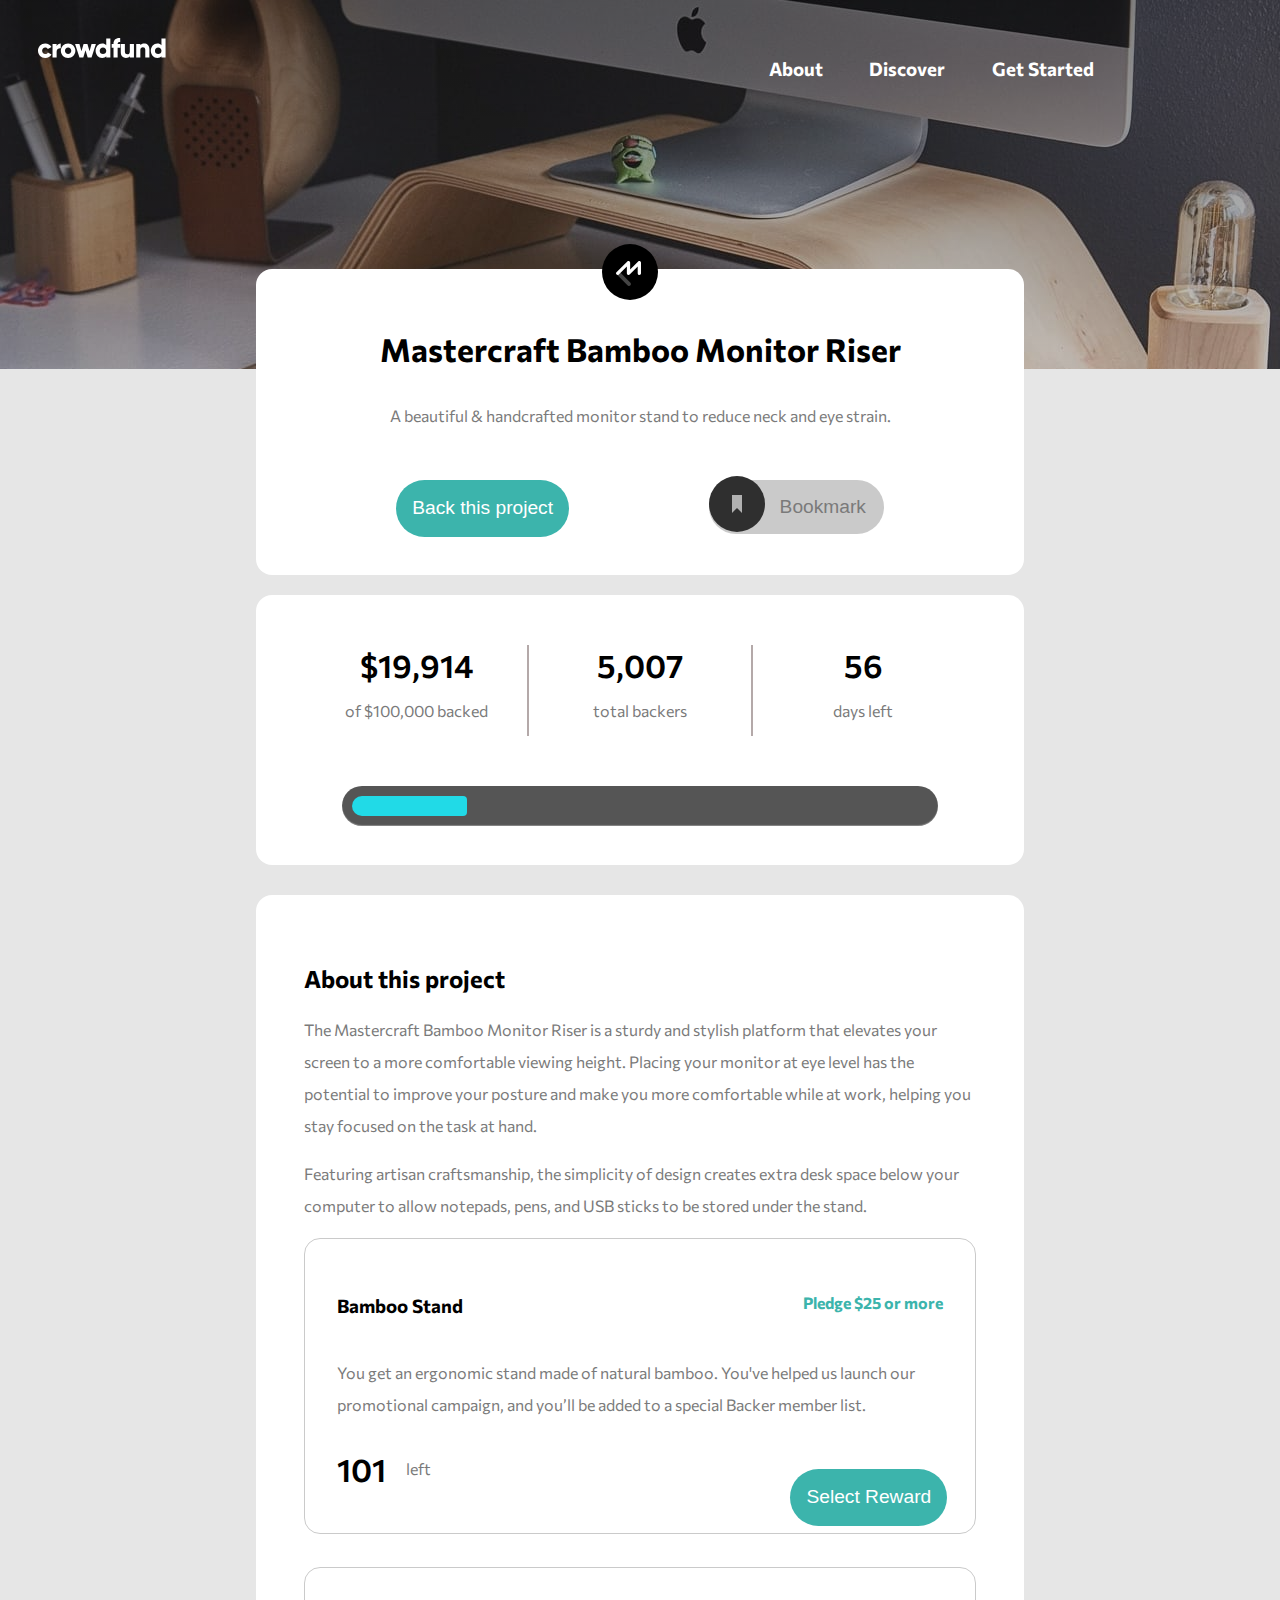
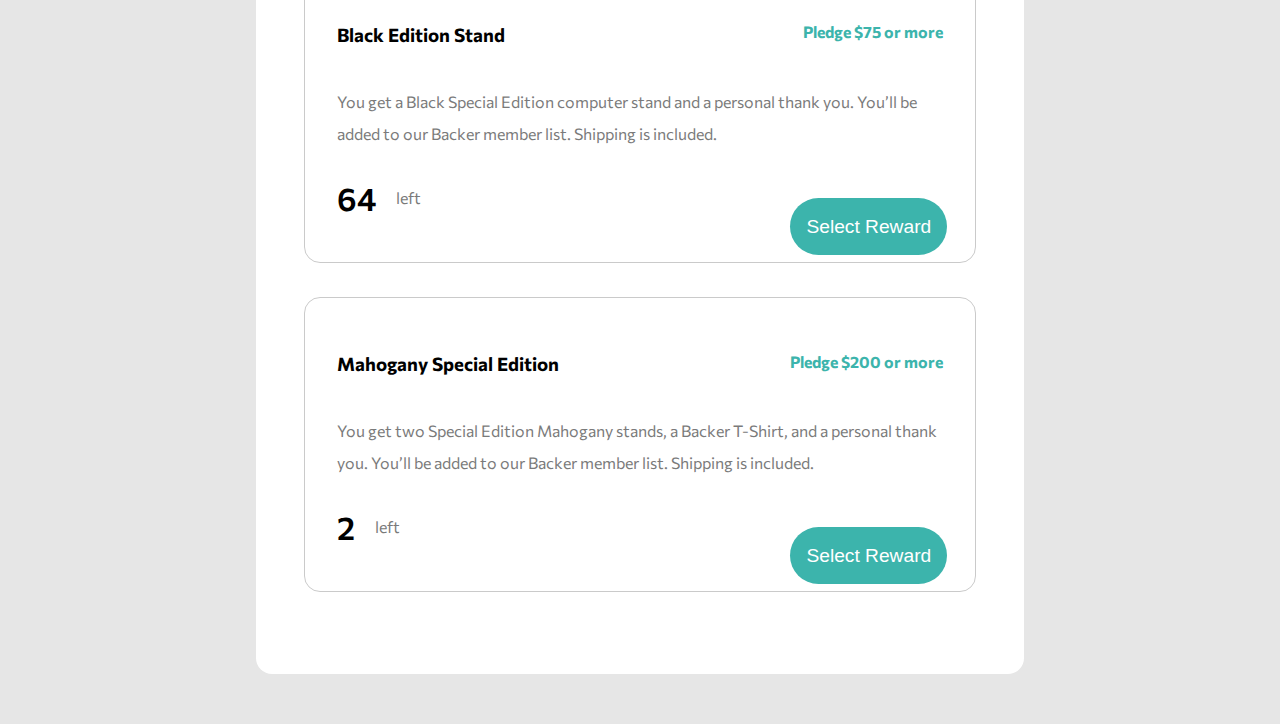
<file: index.html>
<!DOCTYPE html>
<html lang="en">
  <head>
    <meta charset="UTF-8" />
    <meta
      name="viewport"
      content="width=device-width, initial-scale=1.0, maximum-scale=1"
    />

    <link
      rel="icon"
      type="image/png"
      sizes="32x32"
      href="./images/favicon-32x32.png"
    />
    <link rel="preconnect" href="https://fonts.gstatic.com" />
    <link
      href="https://fonts.googleapis.com/css2?family=Commissioner&display=swap"
      rel="stylesheet"
    />
    <link rel="stylesheet" href="./styles/style.css" />
    <script defer src="index.js"></script>
    <title>Frontend Mentor | Crowdfunding product page</title>

    <style>
      .attribution {
        font-size: 11px;
        text-align: center;
      }
      .attribution a {
        color: hsl(228, 45%, 44%);
      }
    </style>
  </head>
  <body>
    <nav id="nav">
      <img src="crowdfunding-product-page-main/images/logo.svg" alt="" />
      <div class="links">
        <h3>About</h3>
        <h3>Discover</h3>
        <h3>Get Started</h3>
      </div>
      <img class="mobile-burger" src="images/icon-hamburger.svg" alt="" />
      <div class="mobile-links">
        <h3>About</h3>
        <h3>Discover</h3>
        <h3>Get Started</h3>
      </div>
    </nav>

    <section class="section-one">
      <div class="img-wrap">
        <img
          src="crowdfunding-product-page-main/images/logo-mastercraft.svg"
          alt=""
        />
      </div>
      <h1>Mastercraft Bamboo Monitor Riser</h1>
      <p>
        A beautiful & handcrafted monitor stand to reduce neck and eye strain.
      </p>

      <div class="bottom-buttons">
        <button class="button">Back this project</button>
        <div class="bookmark-wrap">
          <button class="bookmark-button">
            <div class="circle">
              <img
                id="bookmark-img"
                src="crowdfunding-product-page-main/images/icon-bookmark.svg"
                alt=""
              />
            </div>
            <p id="bookmark">Bookmark</p>
          </button>
        </div>
      </div>
    </section>

    <section class="section-two">
      <div class="num-wrap">
        <div class="num-component">
          <span id="money-raised">$19,914</span>
          <p>of $100,000 backed</p>
        </div>
        <div class="num-component">
          <span id="backers"> 5,007</span>
          <p>total backers</p>
        </div>
        <div class="num-component">
          <span> 56</span>
          <p>days left</p>
        </div>
      </div>

      <div class="meter">
        <span class="progress" style="width: 50%"></span>
      </div>
    </section>

    <section class="section-three">
      <div class="about">
        <h2 class="about-header">About this project</h2>
        <p class="details">
          The Mastercraft Bamboo Monitor Riser is a sturdy and stylish platform
          that elevates your screen to a more comfortable viewing height.
          Placing your monitor at eye level has the potential to improve your
          posture and make you more comfortable while at work, helping you stay
          focused on the task at hand.
        </p>
        <p class="details">
          Featuring artisan craftsmanship, the simplicity of design creates
          extra desk space below your computer to allow notepads, pens, and USB
          sticks to be stored under the stand.
        </p>
      </div>

      <div class="pledge-wrap">
        <div class="pledge">
          <div class="pledge-nav">
            <h3>Bamboo Stand</h3>
            <h3>Pledge $25 or more</h3>
          </div>
          <p class="details">
            You get an ergonomic stand made of natural bamboo. You've helped us
            launch our promotional campaign, and you’ll be added to a special
            Backer member list.
          </p>
          <div class="pledge-bottom">
            <span id="bamboo-left"> 101</span>
            <p>left</p>
            <a href="#bamboo-card">
              <button class="button">Select Reward</button></a
            >
          </div>
        </div>

        <div class="pledge">
          <div class="pledge-nav">
            <h3>Black Edition Stand</h3>
            <h3>Pledge $75 or more</h3>
          </div>
          <p class="details">
            You get a Black Special Edition computer stand and a personal thank
            you. You’ll be added to our Backer member list. Shipping is
            included.
          </p>
          <div class="pledge-bottom">
            <span id="black-left"> 64 </span>
            <p>left</p>
            <a href="#black-card"
              ><button class="button">Select Reward</button></a
            >
          </div>
        </div>

        <div class="pledge">
          <div class="pledge-nav">
            <h3>Mahogany Special Edition</h3>
            <h3>Pledge $200 or more</h3>
          </div>
          <p class="details">
            You get two Special Edition Mahogany stands, a Backer T-Shirt, and a
            personal thank you. You’ll be added to our Backer member list.
            Shipping is included.
          </p>
          <div class="pledge-bottom">
            <span id="mahogany-left"> 2</span>
            <p>left</p>
            <a href="#mahogany-card">
              <button class="button">Select Reward</button></a >
          </div>
        </div>
      </div>
    </section>

    <!-- Selection modal start -->
    <div class="outside"></div>

    <section class="pledge-popup">
      <img
        class="close-popup"
        src="crowdfunding-product-page-main/images/icon-close-modal.svg"
        alt=""
      />
      <h2>Back this project</h2>
      <p>
        Want to support us in bringing Mastercraft Bamboo Monitor Riser out in
        the world?
      </p>

      <section class="pledge-popup-card-section">
        <div class="pledge-popup-card">
          <h3 class="input-title">
            <input type="radio" name="pledge" /> Pledge with no reward
          </h3>
          <p class="details">
            Choose to support us without a reward if you simply believe in our
            project. As a backer, you will be signed up to receive product
            updates via email.
          </p>
        </div>

        <div id="bamboo-card" class="pledge-popup-card">
          <div class="popup-nav">
            <h3 class="input-title">
              <input type="radio" name="pledge" /> Bamboo Stand
            </h3>
            <h3>Pledge $25 or more</h3>
            <span class="bamboo-left" id="bamboo-left">101 </span>
            <p class="details"></p>
          </div>
          <p class="details">
            You get an ergonomic stand made of natural bamboo. You've helped us
            launch our promotional campaign, and you’ll be added to a special
            Backer member list.
          </p>
          <span class="mobile-pledge-left bamboo-left" id="bamboo-left"
            >101
            <p class="details">left</p>
          </span>
        </div>

        <div id="black-card" class="pledge-popup-card">
          <div class="popup-nav">
            <h3 class="input-title">
              <input type="radio" name="pledge" /> Black Edition Stand
            </h3>
            <h3>Pledge $75 or more</h3>
            <span class="black-left" id="black-left">
              64
              <p class="details">left</p></span>
          </div>
          <p class="details">
            You get a Black Special Edition computer stand and a personal thank
            you. You’ll be added to our Backer member list. Shipping is
            included.
          </p>
          <span class="mobile-pledge-left black-left" id="black-left">
            64
            <p class="details">left</p></span>
        </div>

        <div id="mahogany-card" class="pledge-popup-card">
          <div class="popup-nav">
            <h3 class="input-title">
              <input type="radio" name="pledge" /> Mahogany Special Edition
            </h3>
            <h3>Pledge $200 or more</h3>
            <span class="mahogany-left" id="mahogany-left">
              2
              <p class="details">left</p>
            </span>
          </div>
          <p class="details">
            You get two Special Edition Mahogany stands, a Backer T-Shirt, and a
            personal thank you. You’ll be added to our Backer member list.
            Shipping is included.
          </p>
          <span class="mobile-pledge-left mahogany-left" id="mahogany-left">
            2
            <p class="details">left</p>
          </span>
        </div>
      </section>
    </section>

    <section class="thanks-popup">
      <div class="thanks-content">
        <img
          src="crowdfunding-product-page-main/images/icon-check.svg"
          alt=""
        />
        <h1>Thanks for your support!</h1>
        <p>
          Your pledge brings us one step closer to sharing Mastercraft Bamboo
          Monitor Riser worldwide. You will get an email once our campaign is
          completed.
        </p>
        <a href="#nav"><button class="gotit">Got it!</button></a>
      </div>
    </section>
  </body>
</html>
</file>
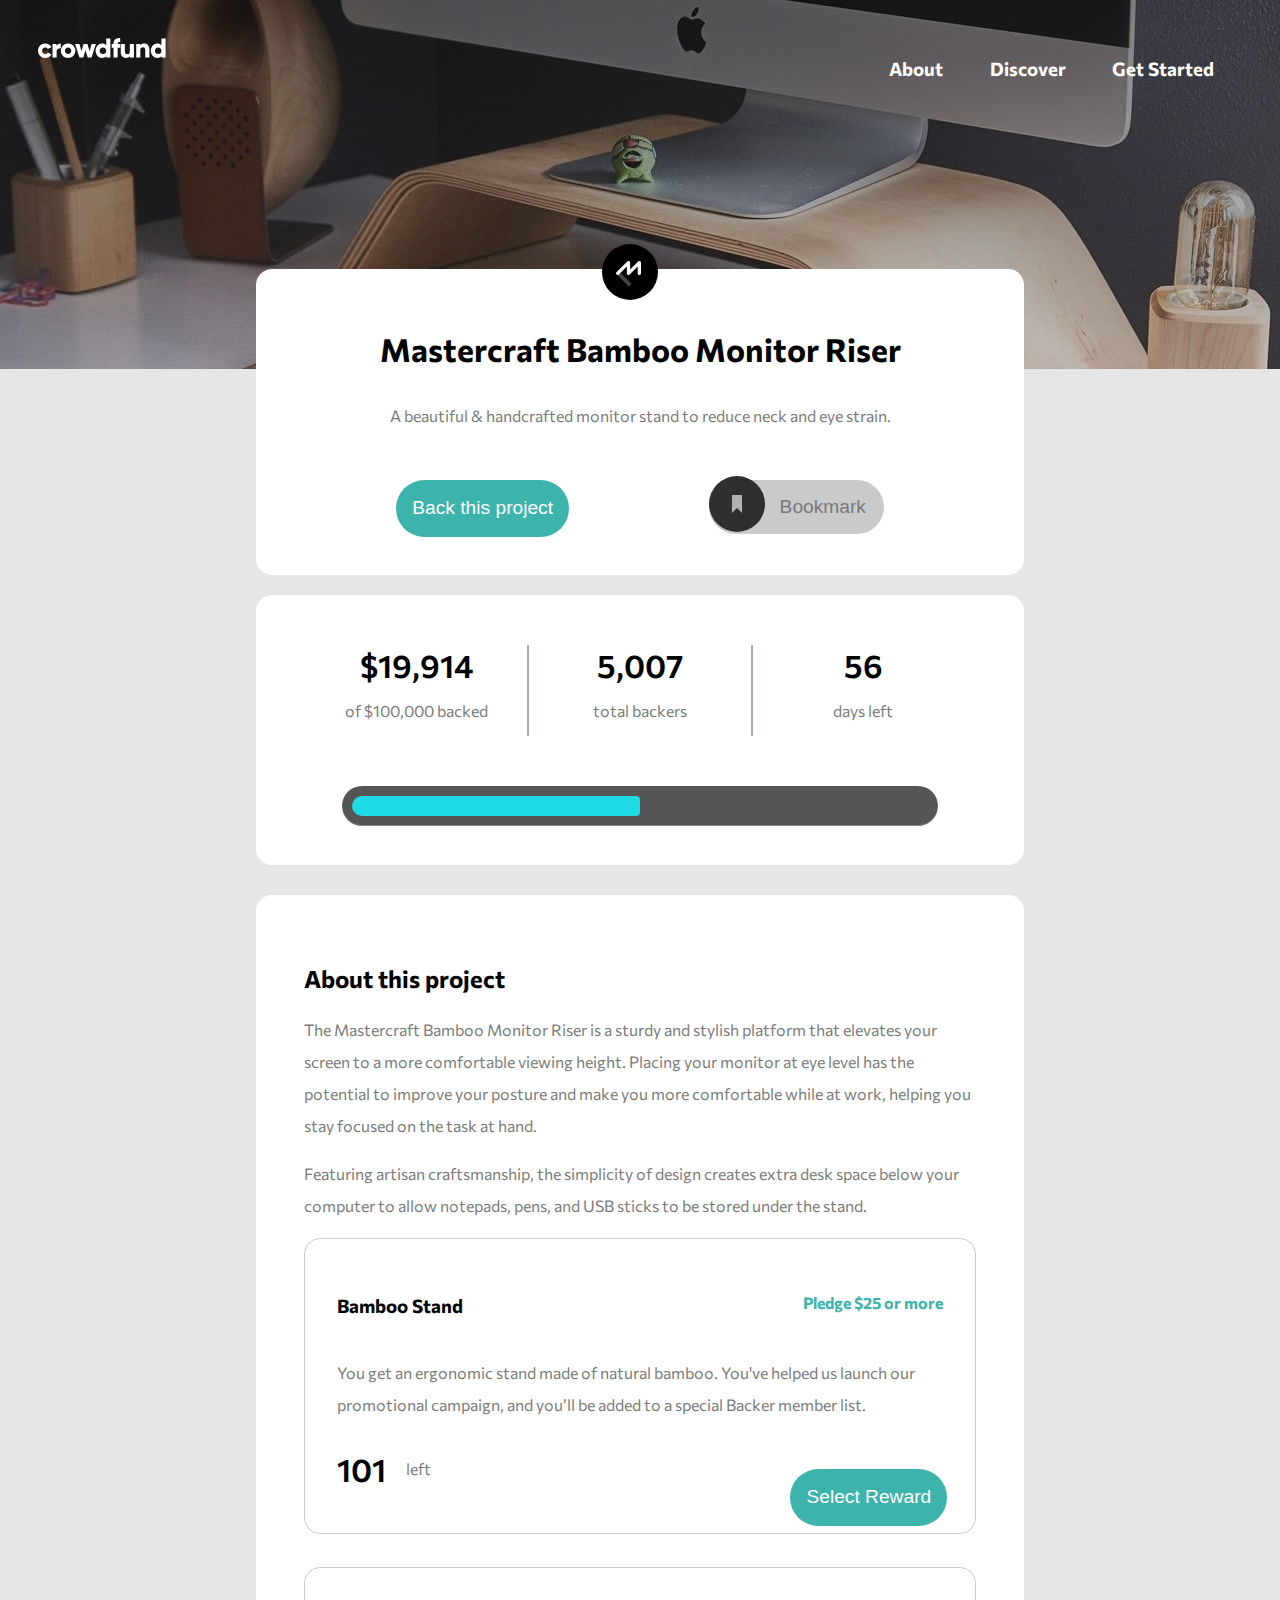
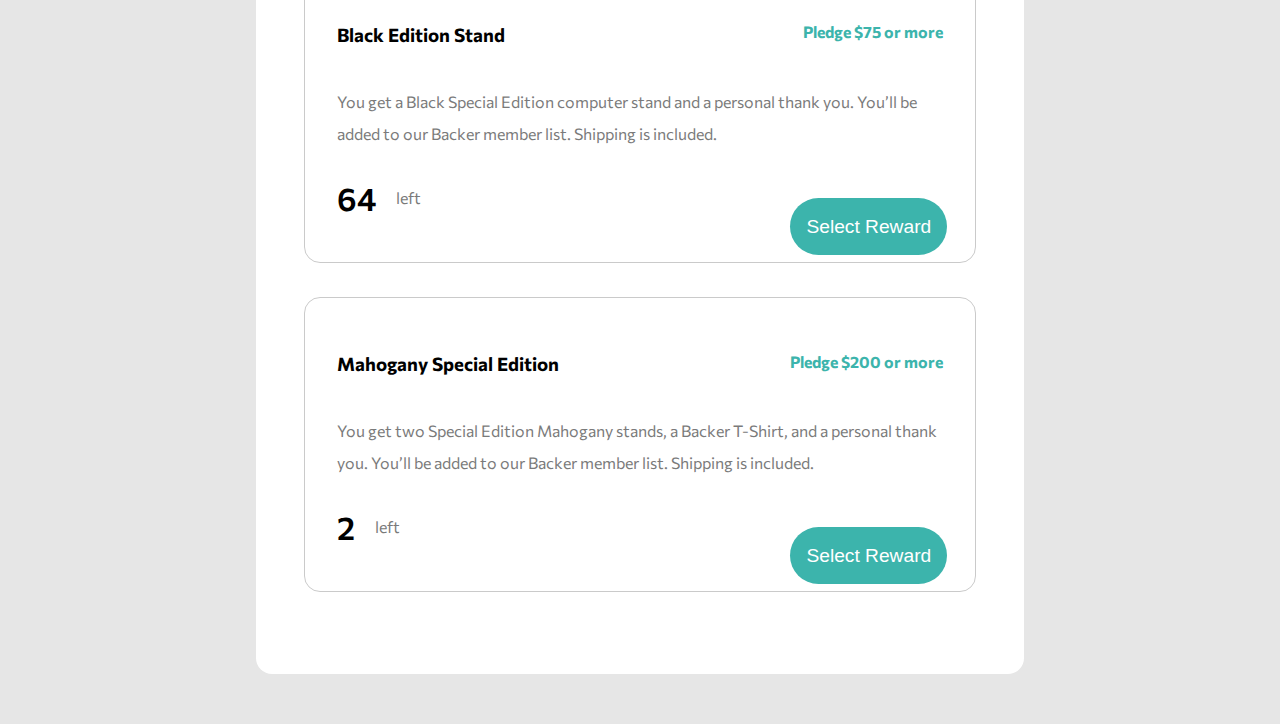
<file: crowdfunding-product-page-main/index.html>
<!DOCTYPE html>
<html lang="en">
<head>
  <meta charset="UTF-8">
  <meta name="viewport" content="width=device-width, initial-scale=1.0"> <!-- displays site properly based on user's device -->

  <link rel="icon" type="image/png" sizes="32x32" href="./images/favicon-32x32.png">
  <link rel="preconnect" href="https://fonts.gstatic.com">
<link href="https://fonts.googleapis.com/css2?family=Commissioner&display=swap" rel="stylesheet">
  <link rel="stylesheet" href="./styles/style.css">
  <script defer src="index.js"></script>
  <title>Frontend Mentor | Crowdfunding product page</title>

  <!-- Feel free to remove these styles or customise in your own stylesheet 👍 -->
  <style>
    .attribution { font-size: 11px; text-align: center; }
    .attribution a { color: hsl(228, 45%, 44%); }
  </style>
</head>
<body>

  <nav id="nav">
    <img src="/crowdfunding-product-page-main/images/logo.svg" alt="">
  <div class="links">
    <h3>About</h3>
    <h3>Discover</h3>
    <h3>Get Started</h3>
  </div>
</nav>

<section class="section-one">
  <div class="img-wrap">
  <img src="/crowdfunding-product-page-main/images/logo-mastercraft.svg" alt="">
</div>
<h1>  Mastercraft Bamboo Monitor Riser</h1>
  <p>A beautiful & handcrafted monitor stand to reduce neck and eye strain.</p>

 <div class="bottom-buttons">
    <button class="button">Back this project</button>
    <div class="bookmark-wrap">
    <button class="bookmark-button"> 
      <div class="cirle">
        <img  src="/crowdfunding-product-page-main/images/icon-bookmark.svg" alt="">
            </div>
        <p id="bookmark">   Bookmark </p>
    </button> 
    </div>
 </div>
</section>

 <section class="section-two">

   <div class="num-wrap">
     <div class="num-component"><span id="money-raised">$19,914</span><p> of $100,000 backed</p></div>
  <div class="num-component">  <span id="backers">  5,007</span> <p>total backers</p></div>
  <div class="num-component">   <span> 56</span> <p>days left</p></div>
   </div>
   
    <div class="meter">
<span class="progress" style="width: 50%;"></span>
   </div>
 </section>


 <section class="section-three">
   <div class="about">
     <h2 class="about-header"> About this project</h2>
    
      <p class="details">
        The Mastercraft Bamboo Monitor Riser is a sturdy and stylish platform that elevates your screen 
        to a more comfortable viewing height. Placing your monitor at eye level has the potential to improve 
        your posture and make you more comfortable while at work, helping you stay focused on the task at hand.
      </p>
    
     <p class="details">
        Featuring artisan craftsmanship, the simplicity of design creates extra desk space below your computer 
        to allow notepads, pens, and USB sticks to be stored under the stand.
     </p>
   </div>
    
   <div class="pledge-wrap">
     <div class="pledge">
      <div class="pledge-nav">
          <h3>Bamboo Stand</h3>
        <h3>  Pledge $25 or more</h3>
      </div>
       <p class="details">
          You get an ergonomic stand made of natural bamboo. You've helped us launch our promotional campaign, and 
          you’ll be added to a special Backer member list.
       </p>
       <div class="pledge-bottom">
       <span id="bamboo-left"> 101</span> <p>left</p>
      <a href="#bamboo-card"> <button  class="button"> Select Reward</button></a>
       </div>
     </div>
    
     <div class="pledge">
       <div class="pledge-nav">
          <h3>Black Edition Stand</h3>
         <h3> Pledge $75 or more</h3>
       </div>
        <p class="details">
          You get a Black Special Edition computer stand and a personal thank you. You’ll be added to our Backer 
          member list. Shipping is included.
        </p>
      <div class="pledge-bottom">
         <span id="black-left"> 64 </span><p>left</p>
       <a href="#black-card"><button class="button">   Select Reward</button></a>
      </div>
     </div>
    
    <div class="pledge">
      <div class="pledge-nav">
         <h3> Mahogany Special Edition</h3>
         <h3> Pledge $200 or more</h3>
      </div>
      <p class="details">
          You get two Special Edition Mahogany stands, a Backer T-Shirt, and a personal thank you. You’ll be added 
          to our Backer member list. Shipping is included.
      </p>
     <div class="pledge-bottom">
        <span id="mahogany-left"> 2</span> <p>left</p>
       <a href="#mahogany-card"> <button class="button"> Select Reward</button></a>
     </div>
    </div>

   </div>
 </section>

  <!-- Selection modal start -->


 <section class="pledge-popup">
  
    <img class="close-popup" src="/crowdfunding-product-page-main/images/icon-close-modal.svg" alt="">
   <h2> Back this project</h2>
   <p> Want to support us in bringing Mastercraft Bamboo Monitor Riser out in the world?</p>
  
   <section class="pledge-popup-card-section">
     
     <div class="pledge-popup-card">
       <h3 class="input-title">  <input type="radio" name="pledge"> Pledge with no reward</h3>
        <p class="details">
          Choose to support us without a reward if you simply believe in our project. As a backer, 
          you will be signed up to receive product updates via email.
        </p>
     </div>
    
      <div id="bamboo-card" class="pledge-popup-card">
     <div class="popup-nav">
        <h3 class="input-title"> <input type="radio" name="pledge"> Bamboo Stand</h3>
        <h3>  Pledge $25 or more</h3>
        <span id="bamboo-left">101 <p class="details">left</p> </span> 
     </div>
     <p class="details">
          You get an ergonomic stand made of natural bamboo. You've helped us launch our promotional campaign, and
          you’ll be added to a special Backer member list.
     </p>
      
      </div>
  
    <div id="black-card" class="pledge-popup-card">
     <div class="popup-nav">
        <h3 class="input-title"> <input type="radio" name="pledge"> Black Edition Stand</h3>
          <h3>Pledge $75 or more</h3>
          <span id="black-left"> 64 <p class="details">left</p></span> 
     </div>
       <p class="details">
          You get a Black Special Edition computer stand and a personal thank you. You’ll be added to our Backer
          member list. Shipping is included.
       </p>
     
       </div>
    
     <div id="mahogany-card" class="pledge-popup-card">
     <div class="popup-nav">
          <h3 class="input-title"> <input type="radio" name="pledge"> Mahogany Special Edition</h3>
          <h3>Pledge $200 or more</h3>
          <span id="mahogany-left"> 2 <p class="details">left</p> </span> 
     </div>
        <p class="details">
          You get two Special Edition Mahogany stands, a Backer T-Shirt, and a personal thank you. You’ll be added
          to our Backer member list. Shipping is included.
        </p>
       
     </div>


      <!-- selected input
     Enter your pledge
     $75
     Continue -->
    
     
   </section>
  </section>

  

 <section class="thanks-popup">

  <div class="thanks-content">
     <img src="/crowdfunding-product-page-main/images/icon-check.svg" alt="">
     <h1> Thanks for your support!</h1>
      <p>
        Your pledge brings us one step closer to sharing Mastercraft Bamboo Monitor Riser worldwide. You will get
        an email once our campaign is completed.
      </p>
      <a href="#nav"><button class="gotit">Got it!</button></a>
  </div>

 </section>


</body>
</html>
</file>
<file: styles/style.css>
*, *::after, *::before {
  -webkit-box-sizing: border-box;
          box-sizing: border-box;
}

html {
  width: 100vw;
  height: auto;
}

body {
  background-color: #e6e6e6;
  font-family: 'Commissioner', sans-serif;
  margin: 0;
  width: 100vw;
  height: auto;
}

p {
  color: #7a7a7a;
}

span {
  font-style: bold;
  font-size: 2em;
  font-weight: 600;
}

.button {
  color: white;
  background-color: #3cb4ac;
  padding: 1.1rem 1rem;
  border-radius: 1.8rem;
  border: none;
  font-weight: 400;
  font-size: 1.2em;
  height: -webkit-fit-content;
  height: -moz-fit-content;
  height: fit-content;
  width: -webkit-fit-content;
  width: -moz-fit-content;
  width: fit-content;
}

.button:hover {
  background-color: #147b74;
  -webkit-transition: .3;
  transition: .3;
  cursor: pointer;
}

.bookmark-button {
  color: black;
  background-color: rgba(122, 122, 122, 0.4);
  padding: 0 2rem;
  border-radius: 1.9rem;
  border: none;
  font-weight: 400;
  font-size: 1.2em;
  height: 54px;
  display: -webkit-box;
  display: -ms-flexbox;
  display: flex;
  -webkit-box-align: center;
      -ms-flex-align: center;
          align-items: center;
  -webkit-box-pack: justify;
      -ms-flex-pack: justify;
          justify-content: space-between;
  width: -webkit-fit-content;
  width: -moz-fit-content;
  width: fit-content;
  position: relative;
  padding-left: 0%;
}

.bookmark-button p {
  padding: 0 10%;
}

nav {
  width: 100%;
  height: 41vh;
  background-image: -webkit-gradient(linear, left top, left bottom, from(rgba(0, 0, 0, 0.5)), to(rgba(0, 0, 0, 0.2))), url(https://ebmnm.github.io/Crowdfund-page/crowdfunding-product-page-main/images/image-hero-desktop.jpg);
  background-image: linear-gradient(rgba(0, 0, 0, 0.5), rgba(0, 0, 0, 0.2)), url(https://ebmnm.github.io/Crowdfund-page/crowdfunding-product-page-main/images/image-hero-desktop.jpg);
  color: white;
  display: -webkit-box;
  display: -ms-flexbox;
  display: flex;
  -webkit-box-align: start;
      -ms-flex-align: start;
          align-items: flex-start;
  padding: 3%;
  -webkit-box-pack: justify;
      -ms-flex-pack: justify;
          justify-content: space-between;
}

.links {
  display: -webkit-box;
  display: -ms-flexbox;
  display: flex;
  -webkit-box-orient: horizontal;
  -webkit-box-direction: normal;
      -ms-flex-direction: row;
          flex-direction: row;
  padding-right: 20%;
}

.links h3 {
  padding-right: 20%;
  white-space: nowrap;
}

.links h3:hover {
  color: #3cb4ac;
  -webkit-transform: scale(1.1);
          transform: scale(1.1);
  -webkit-transition: .2s;
  transition: .2s;
  cursor: pointer;
}

.section-one {
  margin: auto;
  background-color: white;
  width: 60%;
  display: -webkit-box;
  display: -ms-flexbox;
  display: flex;
  -webkit-box-orient: vertical;
  -webkit-box-direction: normal;
      -ms-flex-direction: column;
          flex-direction: column;
  text-align: center;
  -webkit-box-pack: center;
      -ms-flex-pack: center;
          justify-content: center;
  position: relative;
  border-radius: 1em;
  bottom: 100px;
}

.section-one .img-wrap {
  width: 50px;
  height: 50px;
  position: absolute;
  top: -25px;
  left: 45%;
}

.section-one .img-wrap img {
  size: contain;
}

.section-one h1 {
  padding-top: 5%;
}

.section-one .bottom-buttons {
  display: -webkit-box;
  display: -ms-flexbox;
  display: flex;
  -webkit-box-orient: horizontal;
  -webkit-box-direction: normal;
      -ms-flex-direction: row;
          flex-direction: row;
  -webkit-box-pack: space-evenly;
      -ms-flex-pack: space-evenly;
          justify-content: space-evenly;
  padding: 5% 0;
}

.section-one .bookmark-button {
  display: -webkit-box;
  display: -ms-flexbox;
  display: flex;
  -webkit-box-orient: horizontal;
  -webkit-box-direction: normal;
      -ms-flex-direction: row;
          flex-direction: row;
}

.section-one .bookmark-button:hover {
  opacity: .8;
  -webkit-transition: .3;
  transition: .3;
  cursor: pointer;
}

.main-color {
  background-color: #14a107;
  color: white;
}

.section-two {
  margin: auto;
  background-color: white;
  width: 60%;
  display: -webkit-box;
  display: -ms-flexbox;
  display: flex;
  -webkit-box-orient: vertical;
  -webkit-box-direction: normal;
      -ms-flex-direction: column;
          flex-direction: column;
  text-align: center;
  -webkit-box-pack: center;
      -ms-flex-pack: center;
          justify-content: center;
  position: relative;
  border-radius: 1em;
  bottom: 80px;
}

.section-two .num-wrap {
  display: -webkit-box;
  display: -ms-flexbox;
  display: flex;
  -webkit-box-orient: horizontal;
  -webkit-box-direction: normal;
      -ms-flex-direction: row;
          flex-direction: row;
  -webkit-box-pack: space-evenly;
      -ms-flex-pack: space-evenly;
          justify-content: space-evenly;
  padding: 50px;
}

.section-two .num-component:nth-child(2) {
  border-left: 2px solid #b4a9a9;
  border-right: 2px solid #b4a9a9;
}

.section-two .num-component {
  -webkit-box-flex: 1;
      -ms-flex: 1;
          flex: 1;
}

.section-two hr {
  width: 80%;
  height: 20px;
  margin-bottom: 40px;
}

.section-three {
  margin: auto;
  background-color: white;
  width: 60%;
  display: -webkit-box;
  display: -ms-flexbox;
  display: flex;
  -webkit-box-orient: vertical;
  -webkit-box-direction: normal;
      -ms-flex-direction: column;
          flex-direction: column;
  -webkit-box-pack: center;
      -ms-flex-pack: center;
          justify-content: center;
  position: relative;
  border-radius: 1em;
  padding: 3em;
  line-height: 2em;
  bottom: 50px;
}

.section-three .pledge {
  border: rgba(122, 122, 122, 0.4) 1px solid;
  border-radius: 1em;
  padding: 2em;
  display: -webkit-box;
  display: -ms-flexbox;
  display: flex;
  -webkit-box-orient: vertical;
  -webkit-box-direction: normal;
      -ms-flex-direction: column;
          flex-direction: column;
  margin-bottom: 5%;
}

.section-three .pledge h3:nth-of-type(2) {
  color: #3cb4ac;
  font-size: 1rem;
}

.section-three .pledge-nav {
  display: -webkit-box;
  display: -ms-flexbox;
  display: flex;
  -webkit-box-orient: horizontal;
  -webkit-box-direction: normal;
      -ms-flex-direction: row;
          flex-direction: row;
  -webkit-box-pack: justify;
      -ms-flex-pack: justify;
          justify-content: space-between;
}

.section-three .pledge-bottom {
  display: -webkit-box;
  display: -ms-flexbox;
  display: flex;
  -webkit-box-orient: horizontal;
  -webkit-box-direction: normal;
      -ms-flex-direction: row;
          flex-direction: row;
  -webkit-box-align: center;
      -ms-flex-align: center;
          align-items: center;
}

.section-three .button {
  position: absolute;
  right: 10%;
}

.section-three span {
  margin-right: 20px;
}

.pledge-popup {
  display: block;
  position: fixed;
  top: 10vh;
  left: 15%;
  height: 80vh;
  margin: 0;
  padding: 3rem 1.5rem;
  overflow-y: scroll;
  outline: none;
  border: none;
  -webkit-box-shadow: 0 0 3rem rgba(0, 0, 0, 0.5);
          box-shadow: 0 0 3rem rgba(0, 0, 0, 0.5);
  opacity: 0;
  -webkit-transform: scale(0.95);
          transform: scale(0.95);
  pointer-events: none;
  -webkit-transition-property: opacity, -webkit-transform;
  transition-property: opacity, -webkit-transform;
  transition-property: opacity, transform;
  transition-property: opacity, transform, -webkit-transform;
  -webkit-transition-duration: 0.5s;
          transition-duration: 0.5s;
  -webkit-transition-timing-function: ease;
          transition-timing-function: ease;
  z-index: 3;
  background-color: white;
  width: 70%;
}

.pledge-popup .close-popup {
  float: right;
  border: 1px black solid;
  padding: .5em;
}

.pledge-popup .close-popup:hover {
  background-color: red;
}

.pledge-popup input[type=radio] {
  width: 2em;
  height: 1.6em;
}

.pledge-popup h3 {
  display: -webkit-box;
  display: -ms-flexbox;
  display: flex;
  -webkit-box-align: center;
      -ms-flex-align: center;
          align-items: center;
}

.pledge-popup .pledge-popup-card {
  border: rgba(122, 122, 122, 0.4) 1px solid;
  border-radius: 1em;
  padding: 2em;
  display: -webkit-box;
  display: -ms-flexbox;
  display: flex;
  -webkit-box-orient: vertical;
  -webkit-box-direction: normal;
      -ms-flex-direction: column;
          flex-direction: column;
  margin-bottom: 5%;
}

.pledge-popup .enterPledge {
  display: -webkit-box;
  display: -ms-flexbox;
  display: flex;
  -webkit-box-orient: horizontal;
  -webkit-box-direction: normal;
      -ms-flex-direction: row;
          flex-direction: row;
  -webkit-box-align: center;
      -ms-flex-align: center;
          align-items: center;
  -webkit-box-pack: justify;
      -ms-flex-pack: justify;
          justify-content: space-between;
  padding-top: 5%;
  -webkit-animation: fadeInFromNone 0.5s ease-out;
          animation: fadeInFromNone 0.5s ease-out;
}

@-webkit-keyframes fadeInFromNone {
  0% {
    display: none;
    opacity: 0;
  }
  1% {
    display: block;
    opacity: 0;
  }
  100% {
    display: block;
    opacity: 1;
  }
}

@keyframes fadeInFromNone {
  0% {
    display: none;
    opacity: 0;
  }
  1% {
    display: block;
    opacity: 0;
  }
  100% {
    display: block;
    opacity: 1;
  }
}

.pledge-popup .enterPledge .continuebutton {
  color: white;
  background-color: #3cb4ac;
  padding: 1.1rem 1rem;
  border-radius: 1.8rem;
  border: none;
  font-weight: 400;
  font-size: 1.2em;
  height: -webkit-fit-content;
  height: -moz-fit-content;
  height: fit-content;
  width: -webkit-fit-content;
  width: -moz-fit-content;
  width: fit-content;
}

.pledge-popup .enterPledge .continuebutton:hover {
  background-color: #147b74;
}

.pledge-popup .enterPledge .amountInput {
  border: 1px #147b74 solid;
  padding: 1.1rem 1rem;
  border-radius: 1.8rem;
  font-weight: 400;
  font-size: 1.2em;
  height: -webkit-fit-content;
  height: -moz-fit-content;
  height: fit-content;
  width: -webkit-fit-content;
  width: -moz-fit-content;
  width: fit-content;
  outline: none;
}

.pledge-popup .enterPledge .error {
  border: 1px red solid;
}

.pledge-popup .popup-nav {
  display: -webkit-box;
  display: -ms-flexbox;
  display: flex;
  -webkit-box-orient: horizontal;
  -webkit-box-direction: normal;
      -ms-flex-direction: row;
          flex-direction: row;
  -webkit-box-pack: justify;
      -ms-flex-pack: justify;
          justify-content: space-between;
}

.pledge-popup .popup-nav span {
  display: -webkit-box;
  display: -ms-flexbox;
  display: flex;
  -webkit-box-orient: horizontal;
  -webkit-box-direction: normal;
      -ms-flex-direction: row;
          flex-direction: row;
  -ms-flex-item-align: center;
      align-self: center;
  -webkit-box-align: center;
      -ms-flex-align: center;
          align-items: center;
}

.pledge-popup .popup-nav span p {
  padding-left: 20%;
  font-size: .7em;
}

.pledge-popup .popup-nav h3:nth-of-type(2) {
  color: #3cb4ac;
  font-size: 1em;
}

.closer {
  position: fixed;
  top: 0;
  left: 0;
  bottom: 0;
  right: 0;
  content: ' ';
  background: rgba(0, 0, 0, 0.5);
}

.changeborder {
  border: 2px solid #3cb4ac !important;
}

.changefontcyan {
  color: #3cb4ac;
}

.meter {
  -webkit-box-sizing: content-box;
          box-sizing: content-box;
  height: 20px;
  /* Can be anything */
  position: relative;
  margin: auto;
  /* Just for demo spacing */
  margin-bottom: 5%;
  background: #555;
  border-radius: 25px;
  padding: 10px;
  -webkit-box-shadow: inset 0 -1px 1px rgba(255, 255, 255, 0.3);
          box-shadow: inset 0 -1px 1px rgba(255, 255, 255, 0.3);
  width: 75%;
}

.meter > span {
  display: block;
  height: 100%;
  border-top-right-radius: 8px;
  border-bottom-right-radius: 8px;
  border-top-left-radius: 20px;
  border-bottom-left-radius: 20px;
  background-color: #21dae7;
  background-image: -webkit-gradient(linear, left top, left bottom, color-stop(bottom, center), color-stop(37%, #2bc253), color-stop(69%, #54f054));
  background-image: linear-gradient(center bottom, #2bc253 37%, #54f054 69%);
}

.thanks-popup {
  display: block;
  position: fixed;
  top: 20vh;
  left: 31%;
  height: 50vh;
  margin: 0;
  padding: 2rem;
  outline: none;
  border: none;
  -webkit-box-shadow: 0 0 3rem rgba(0, 0, 0, 0.5);
          box-shadow: 0 0 3rem rgba(0, 0, 0, 0.5);
  opacity: 0;
  -webkit-transform: scale(0.95);
          transform: scale(0.95);
  pointer-events: none;
  -webkit-transition-property: opacity, -webkit-transform;
  transition-property: opacity, -webkit-transform;
  transition-property: opacity, transform;
  transition-property: opacity, transform, -webkit-transform;
  -webkit-transition-duration: 0.5s;
          transition-duration: 0.5s;
  -webkit-transition-timing-function: ease;
          transition-timing-function: ease;
  z-index: 3;
  background-color: white;
  width: 40%;
}

.outside {
  opacity: 0;
  position: fixed;
  top: 0;
  left: 0;
  bottom: 0;
  right: 0;
  content: ' ';
  background: rgba(0, 0, 0, 0.5);
  pointer-events: none;
  z-index: 1;
  width: 100%;
  height: 100%;
}

.active {
  pointer-events: all;
  opacity: 1;
  -webkit-transform: scale(1);
          transform: scale(1);
}

.thanks-content {
  display: -webkit-box;
  display: -ms-flexbox;
  display: flex;
  -webkit-box-align: center;
      -ms-flex-align: center;
          align-items: center;
  -webkit-box-pack: center;
      -ms-flex-pack: center;
          justify-content: center;
  -webkit-box-orient: vertical;
  -webkit-box-direction: normal;
      -ms-flex-direction: column;
          flex-direction: column;
  height: 90%;
}

.thanks-content button {
  margin: auto 0;
  color: white;
  background-color: #3cb4ac;
  padding: 1.1rem 1rem;
  border-radius: 1.8rem;
  border: none;
  font-weight: 400;
  font-size: 1.2em;
  height: -webkit-fit-content;
  height: -moz-fit-content;
  height: fit-content;
  width: -webkit-fit-content;
  width: -moz-fit-content;
  width: fit-content;
}

.thanks-content button:hover {
  background-color: #147b74;
}

html {
  scroll-behavior: smooth !important;
}

.mobile-burger {
  position: absolute;
  opacity: 0;
  pointer-events: none;
}

.mobile-links {
  position: absolute;
  opacity: 0;
  pointer-events: none;
}

.mobile-pledge-left {
  display: none;
}

@media (max-width: 750px) {
  nav {
    background-image: -webkit-gradient(linear, left top, left bottom, from(rgba(0, 0, 0, 0.5)), to(rgba(0, 0, 0, 0.2))), url(https://ebmnm.github.io/Crowdfund-page/crowdfunding-product-page-main/images/image-hero-mobile.jpg);
    background-image: linear-gradient(rgba(0, 0, 0, 0.5), rgba(0, 0, 0, 0.2)), url(https://ebmnm.github.io/Crowdfund-page/crowdfunding-product-page-main/images/image-hero-mobile.jpg);
    background-size: cover;
  }
  .mobile-pledge-left {
    display: -webkit-box;
    display: -ms-flexbox;
    display: flex;
  }
  .bookmark-border {
    border: #3cb4ac 5px solid;
    border-radius: 50%;
  }
  .links {
    opacity: 0;
    position: absolute;
  }
  .mobile-burger {
    opacity: 1;
    position: relative;
    margin-right: 5%;
    margin-top: 2%;
    pointer-events: all;
  }
  .mobile-links {
    position: absolute;
    opacity: 0;
    right: 15%;
    background-color: white;
    color: black;
    padding: 4%;
    z-index: 5;
    cursor: pointer;
    text-align: center;
  }
  .mobile-links h3:nth-of-type(2) {
    width: 100%;
    padding: 15px;
    border-top: 2px solid grey;
    border-bottom: 2px solid grey;
  }
  .show {
    -webkit-transition: 1s;
    transition: 1s;
    opacity: 1;
    pointer-events: all;
  }
  .section-one {
    padding: 5%;
    width: 85%;
  }
  .bottom-buttons {
    -webkit-box-align: center;
        -ms-flex-align: center;
            align-items: center;
    -webkit-box-pack: center;
        -ms-flex-pack: center;
            justify-content: center;
    width: 100%;
  }
  .bottom-buttons p {
    display: none;
  }
  .bottom-buttons .bookmark-wrap {
    width: -webkit-fit-content;
    width: -moz-fit-content;
    width: fit-content;
  }
  .bottom-buttons .bookmark-wrap .circle {
    background-color: white;
    padding: 8%;
    border-radius: 45%;
  }
  .bottom-buttons .bookmark-button {
    background-color: white;
    padding: 0;
  }
  .section-two {
    width: 85%;
  }
  .section-two .num-wrap {
    display: -webkit-box;
    display: -ms-flexbox;
    display: flex;
    -webkit-box-orient: vertical;
    -webkit-box-direction: normal;
        -ms-flex-direction: column;
            flex-direction: column;
    -webkit-box-align: center;
        -ms-flex-align: center;
            align-items: center;
  }
  .section-two .num-component:nth-child(2) {
    width: -webkit-min-content;
    width: -moz-min-content;
    width: min-content;
    border: none;
    border-top: 2px #c7c7c7 solid;
    border-bottom: 2px #c7c7c7 solid;
  }
  .section-three {
    width: 85%;
  }
  .section-three h3 {
    padding: 5%;
  }
  .section-three .pledge-bottom {
    position: relative;
    margin-bottom: 40%;
  }
  .section-three .pledge-bottom button {
    position: absolute;
    left: 10%;
    margin-top: 20%;
  }
  .pledge-popup {
    width: 80%;
    left: 3%;
  }
  .pledge-popup div:nth-last-child(1) {
    margin-top: 20px;
  }
  .pledge-popup .enterPledge {
    display: -webkit-box;
    display: -ms-flexbox;
    display: flex;
    -webkit-box-orient: vertical;
    -webkit-box-direction: normal;
        -ms-flex-direction: column;
            flex-direction: column;
    gap: 15px;
  }
  .pledge-popup .enterPledge .amountInput {
    width: 80%;
    font-size: 16px;
  }
  .pledge-popup span {
    display: -webkit-box;
    display: -ms-flexbox;
    display: flex;
    -webkit-box-orient: horizontal;
    -webkit-box-direction: normal;
        -ms-flex-direction: row;
            flex-direction: row;
    -webkit-box-align: center;
        -ms-flex-align: center;
            align-items: center;
    gap: 10px;
  }
  .pledge-popup .popup-nav {
    -webkit-box-orient: vertical;
    -webkit-box-direction: normal;
        -ms-flex-direction: column;
            flex-direction: column;
  }
  .pledge-popup .popup-nav span {
    display: none;
  }
  .thanks-popup {
    width: 78%;
    left: 3%;
    text-align: center;
  }
}
/*# sourceMappingURL=style.css.map */
</file>
<file: crowdfunding-product-page-main/styles/style.css>
*, *::after, *::before {
  -webkit-box-sizing: border-box;
          box-sizing: border-box;
}

body {
  background-color: #e6e6e6;
  font-family: 'Commissioner', sans-serif;
  margin: 0;
}

p {
  color: #7a7a7a;
}

span {
  font-style: bold;
  font-size: 2em;
  font-weight: 600;
}

.button {
  color: white;
  background-color: #3cb4ac;
  padding: 1.1rem 1rem;
  border-radius: 1.8rem;
  border: none;
  font-weight: 400;
  font-size: 1.2em;
  height: -webkit-fit-content;
  height: -moz-fit-content;
  height: fit-content;
  width: -webkit-fit-content;
  width: -moz-fit-content;
  width: fit-content;
}

.button:hover {
  background-color: #147b74;
  -webkit-transition: .3;
  transition: .3;
  cursor: pointer;
}

.bookmark-button {
  color: black;
  background-color: rgba(122, 122, 122, 0.4);
  padding: 0 2rem;
  border-radius: 1.9rem;
  border: none;
  font-weight: 400;
  font-size: 1.2em;
  height: 54px;
  display: -webkit-box;
  display: -ms-flexbox;
  display: flex;
  -webkit-box-align: center;
      -ms-flex-align: center;
          align-items: center;
  -webkit-box-pack: justify;
      -ms-flex-pack: justify;
          justify-content: space-between;
  width: -webkit-fit-content;
  width: -moz-fit-content;
  width: fit-content;
  position: relative;
  padding-left: 0%;
}

.bookmark-button p {
  padding: 0 10%;
}

nav {
  width: 100%;
  height: 41vh;
  background-image: -webkit-gradient(linear, left top, left bottom, from(rgba(0, 0, 0, 0.5)), to(rgba(0, 0, 0, 0.2))), url(/crowdfunding-product-page-main/images/image-hero-desktop.jpg);
  background-image: linear-gradient(rgba(0, 0, 0, 0.5), rgba(0, 0, 0, 0.2)), url(/crowdfunding-product-page-main/images/image-hero-desktop.jpg);
  color: white;
  display: -webkit-box;
  display: -ms-flexbox;
  display: flex;
  -webkit-box-align: start;
      -ms-flex-align: start;
          align-items: flex-start;
  padding: 3%;
  -webkit-box-pack: justify;
      -ms-flex-pack: justify;
          justify-content: space-between;
}

.links {
  display: -webkit-box;
  display: -ms-flexbox;
  display: flex;
  -webkit-box-orient: horizontal;
  -webkit-box-direction: normal;
      -ms-flex-direction: row;
          flex-direction: row;
  padding-right: 10%;
}

.links h3 {
  padding-right: 20%;
  white-space: nowrap;
}

.links h3:hover {
  color: #3cb4ac;
  -webkit-transform: scale(1.1);
          transform: scale(1.1);
  -webkit-transition: .2s;
  transition: .2s;
  cursor: pointer;
}

.section-one {
  margin: auto;
  background-color: white;
  width: 60%;
  display: -webkit-box;
  display: -ms-flexbox;
  display: flex;
  -webkit-box-orient: vertical;
  -webkit-box-direction: normal;
      -ms-flex-direction: column;
          flex-direction: column;
  text-align: center;
  -webkit-box-pack: center;
      -ms-flex-pack: center;
          justify-content: center;
  position: relative;
  border-radius: 1em;
  bottom: 100px;
}

.section-one .img-wrap {
  width: 50px;
  height: 50px;
  position: absolute;
  top: -25px;
  left: 45%;
}

.section-one .img-wrap img {
  size: contain;
}

.section-one h1 {
  padding-top: 5%;
}

.section-one .bottom-buttons {
  display: -webkit-box;
  display: -ms-flexbox;
  display: flex;
  -webkit-box-orient: horizontal;
  -webkit-box-direction: normal;
      -ms-flex-direction: row;
          flex-direction: row;
  -webkit-box-pack: space-evenly;
      -ms-flex-pack: space-evenly;
          justify-content: space-evenly;
  padding: 5% 0;
}

.section-one .bookmark-button {
  display: -webkit-box;
  display: -ms-flexbox;
  display: flex;
  -webkit-box-orient: horizontal;
  -webkit-box-direction: normal;
      -ms-flex-direction: row;
          flex-direction: row;
}

.section-one .bookmark-button:hover {
  opacity: .8;
  -webkit-transition: .3;
  transition: .3;
  cursor: pointer;
}

.main-color {
  background-color: #14a107;
  color: white;
}

.section-two {
  margin: auto;
  background-color: white;
  width: 60%;
  display: -webkit-box;
  display: -ms-flexbox;
  display: flex;
  -webkit-box-orient: vertical;
  -webkit-box-direction: normal;
      -ms-flex-direction: column;
          flex-direction: column;
  text-align: center;
  -webkit-box-pack: center;
      -ms-flex-pack: center;
          justify-content: center;
  position: relative;
  border-radius: 1em;
  bottom: 80px;
}

.section-two .num-wrap {
  display: -webkit-box;
  display: -ms-flexbox;
  display: flex;
  -webkit-box-orient: horizontal;
  -webkit-box-direction: normal;
      -ms-flex-direction: row;
          flex-direction: row;
  -webkit-box-pack: space-evenly;
      -ms-flex-pack: space-evenly;
          justify-content: space-evenly;
  padding: 50px;
}

.section-two .num-component:nth-child(2) {
  border-left: 2px solid #b4a9a9;
  border-right: 2px solid #b4a9a9;
}

.section-two .num-component {
  -webkit-box-flex: 1;
      -ms-flex: 1;
          flex: 1;
}

.section-two hr {
  width: 80%;
  height: 20px;
  margin-bottom: 40px;
}

.section-three {
  margin: auto;
  background-color: white;
  width: 60%;
  display: -webkit-box;
  display: -ms-flexbox;
  display: flex;
  -webkit-box-orient: vertical;
  -webkit-box-direction: normal;
      -ms-flex-direction: column;
          flex-direction: column;
  -webkit-box-pack: center;
      -ms-flex-pack: center;
          justify-content: center;
  position: relative;
  border-radius: 1em;
  padding: 3em;
  line-height: 2em;
  bottom: 50px;
}

.section-three .pledge {
  border: rgba(122, 122, 122, 0.4) 1px solid;
  border-radius: 1em;
  padding: 2em;
  display: -webkit-box;
  display: -ms-flexbox;
  display: flex;
  -webkit-box-orient: vertical;
  -webkit-box-direction: normal;
      -ms-flex-direction: column;
          flex-direction: column;
  margin-bottom: 5%;
}

.section-three .pledge h3:nth-of-type(2) {
  color: #3cb4ac;
  font-size: 1rem;
}

.section-three .pledge-nav {
  display: -webkit-box;
  display: -ms-flexbox;
  display: flex;
  -webkit-box-orient: horizontal;
  -webkit-box-direction: normal;
      -ms-flex-direction: row;
          flex-direction: row;
  -webkit-box-pack: justify;
      -ms-flex-pack: justify;
          justify-content: space-between;
}

.section-three .pledge-bottom {
  display: -webkit-box;
  display: -ms-flexbox;
  display: flex;
  -webkit-box-orient: horizontal;
  -webkit-box-direction: normal;
      -ms-flex-direction: row;
          flex-direction: row;
  -webkit-box-align: center;
      -ms-flex-align: center;
          align-items: center;
}

.section-three .button {
  position: absolute;
  right: 10%;
}

.section-three span {
  margin-right: 20px;
}

.pledge-popup {
  display: block;
  position: fixed;
  top: 10vh;
  left: 15%;
  height: 80vh;
  margin: 0;
  padding: 3rem 1.5rem;
  overflow-y: scroll;
  outline: none;
  border: none;
  -webkit-box-shadow: 0 0 3rem rgba(0, 0, 0, 0.5);
          box-shadow: 0 0 3rem rgba(0, 0, 0, 0.5);
  opacity: 0;
  -webkit-transform: scale(0.95);
          transform: scale(0.95);
  pointer-events: none;
  -webkit-transition-property: opacity, -webkit-transform;
  transition-property: opacity, -webkit-transform;
  transition-property: opacity, transform;
  transition-property: opacity, transform, -webkit-transform;
  -webkit-transition-duration: 0.5s;
          transition-duration: 0.5s;
  -webkit-transition-timing-function: ease;
          transition-timing-function: ease;
  z-index: 3;
  background-color: white;
  width: 70%;
}

.pledge-popup .close-popup {
  float: right;
  border: 1px black solid;
  padding: .5em;
}

.pledge-popup .close-popup:hover {
  background-color: red;
}

.pledge-popup input[type=radio] {
  width: 2em;
  height: 1.6em;
}

.pledge-popup h3 {
  display: -webkit-box;
  display: -ms-flexbox;
  display: flex;
  -webkit-box-align: center;
      -ms-flex-align: center;
          align-items: center;
}

.pledge-popup .pledge-popup-card {
  border: rgba(122, 122, 122, 0.4) 1px solid;
  border-radius: 1em;
  padding: 2em;
  display: -webkit-box;
  display: -ms-flexbox;
  display: flex;
  -webkit-box-orient: vertical;
  -webkit-box-direction: normal;
      -ms-flex-direction: column;
          flex-direction: column;
  margin-bottom: 5%;
}

.pledge-popup .enterPledge {
  display: -webkit-box;
  display: -ms-flexbox;
  display: flex;
  -webkit-box-orient: horizontal;
  -webkit-box-direction: normal;
      -ms-flex-direction: row;
          flex-direction: row;
  -webkit-box-align: center;
      -ms-flex-align: center;
          align-items: center;
  -webkit-box-pack: justify;
      -ms-flex-pack: justify;
          justify-content: space-between;
  padding-top: 5%;
  -webkit-animation: fadeInFromNone 0.5s ease-out;
          animation: fadeInFromNone 0.5s ease-out;
}

@-webkit-keyframes fadeInFromNone {
  0% {
    display: none;
    opacity: 0;
  }
  1% {
    display: block;
    opacity: 0;
  }
  100% {
    display: block;
    opacity: 1;
  }
}

@keyframes fadeInFromNone {
  0% {
    display: none;
    opacity: 0;
  }
  1% {
    display: block;
    opacity: 0;
  }
  100% {
    display: block;
    opacity: 1;
  }
}

.pledge-popup .enterPledge .continuebutton {
  color: white;
  background-color: #3cb4ac;
  padding: 1.1rem 1rem;
  border-radius: 1.8rem;
  border: none;
  font-weight: 400;
  font-size: 1.2em;
  height: -webkit-fit-content;
  height: -moz-fit-content;
  height: fit-content;
  width: -webkit-fit-content;
  width: -moz-fit-content;
  width: fit-content;
}

.pledge-popup .enterPledge .continuebutton:hover {
  background-color: #147b74;
}

.pledge-popup .enterPledge .amountInput {
  border: 1px #147b74 solid;
  padding: 1.1rem 1rem;
  border-radius: 1.8rem;
  font-weight: 400;
  font-size: 1.2em;
  height: -webkit-fit-content;
  height: -moz-fit-content;
  height: fit-content;
  width: -webkit-fit-content;
  width: -moz-fit-content;
  width: fit-content;
  outline: none;
}

.pledge-popup .enterPledge .error {
  border: 1px red solid;
}

.pledge-popup .popup-nav {
  display: -webkit-box;
  display: -ms-flexbox;
  display: flex;
  -webkit-box-orient: horizontal;
  -webkit-box-direction: normal;
      -ms-flex-direction: row;
          flex-direction: row;
  -webkit-box-pack: justify;
      -ms-flex-pack: justify;
          justify-content: space-between;
}

.pledge-popup .popup-nav span {
  display: -webkit-box;
  display: -ms-flexbox;
  display: flex;
  -webkit-box-orient: horizontal;
  -webkit-box-direction: normal;
      -ms-flex-direction: row;
          flex-direction: row;
  -ms-flex-item-align: center;
      align-self: center;
  -webkit-box-align: center;
      -ms-flex-align: center;
          align-items: center;
}

.pledge-popup .popup-nav span p {
  padding-left: 20%;
  font-size: .7em;
}

.pledge-popup .popup-nav h3:nth-of-type(2) {
  color: #3cb4ac;
  font-size: 1em;
}

.closer {
  position: fixed;
  top: 0;
  left: 0;
  bottom: 0;
  right: 0;
  content: ' ';
  background: rgba(0, 0, 0, 0.5);
}

.changeborder {
  border: 2px solid #3cb4ac !important;
}

.changefontcyan {
  color: #3cb4ac;
}

.meter {
  -webkit-box-sizing: content-box;
          box-sizing: content-box;
  height: 20px;
  /* Can be anything */
  position: relative;
  margin: auto;
  /* Just for demo spacing */
  margin-bottom: 5%;
  background: #555;
  border-radius: 25px;
  padding: 10px;
  -webkit-box-shadow: inset 0 -1px 1px rgba(255, 255, 255, 0.3);
          box-shadow: inset 0 -1px 1px rgba(255, 255, 255, 0.3);
  width: 75%;
}

.meter > span {
  display: block;
  height: 100%;
  border-top-right-radius: 8px;
  border-bottom-right-radius: 8px;
  border-top-left-radius: 20px;
  border-bottom-left-radius: 20px;
  background-color: #21dae7;
  background-image: -webkit-gradient(linear, left top, left bottom, color-stop(bottom, center), color-stop(37%, #2bc253), color-stop(69%, #54f054));
  background-image: linear-gradient(center bottom, #2bc253 37%, #54f054 69%);
}

.thanks-popup {
  display: block;
  position: fixed;
  top: 20vh;
  left: 31%;
  height: 50vh;
  margin: 0;
  padding: 2rem;
  outline: none;
  border: none;
  -webkit-box-shadow: 0 0 3rem rgba(0, 0, 0, 0.5);
          box-shadow: 0 0 3rem rgba(0, 0, 0, 0.5);
  opacity: 0;
  -webkit-transform: scale(0.95);
          transform: scale(0.95);
  pointer-events: none;
  -webkit-transition-property: opacity, -webkit-transform;
  transition-property: opacity, -webkit-transform;
  transition-property: opacity, transform;
  transition-property: opacity, transform, -webkit-transform;
  -webkit-transition-duration: 0.5s;
          transition-duration: 0.5s;
  -webkit-transition-timing-function: ease;
          transition-timing-function: ease;
  z-index: 3;
  background-color: white;
  width: 40%;
}

.active {
  pointer-events: all;
  opacity: 1;
  -webkit-transform: scale(1);
          transform: scale(1);
}

.thanks-content {
  display: -webkit-box;
  display: -ms-flexbox;
  display: flex;
  -webkit-box-align: center;
      -ms-flex-align: center;
          align-items: center;
  -webkit-box-pack: center;
      -ms-flex-pack: center;
          justify-content: center;
  -webkit-box-orient: vertical;
  -webkit-box-direction: normal;
      -ms-flex-direction: column;
          flex-direction: column;
  height: 90%;
}

.thanks-content button {
  margin: auto 0;
  color: white;
  background-color: #3cb4ac;
  padding: 1.1rem 1rem;
  border-radius: 1.8rem;
  border: none;
  font-weight: 400;
  font-size: 1.2em;
  height: -webkit-fit-content;
  height: -moz-fit-content;
  height: fit-content;
  width: -webkit-fit-content;
  width: -moz-fit-content;
  width: fit-content;
}

.thanks-content button:hover {
  background-color: #147b74;
}

html {
  scroll-behavior: smooth !important;
}
/*# sourceMappingURL=style.css.map */
</file>
